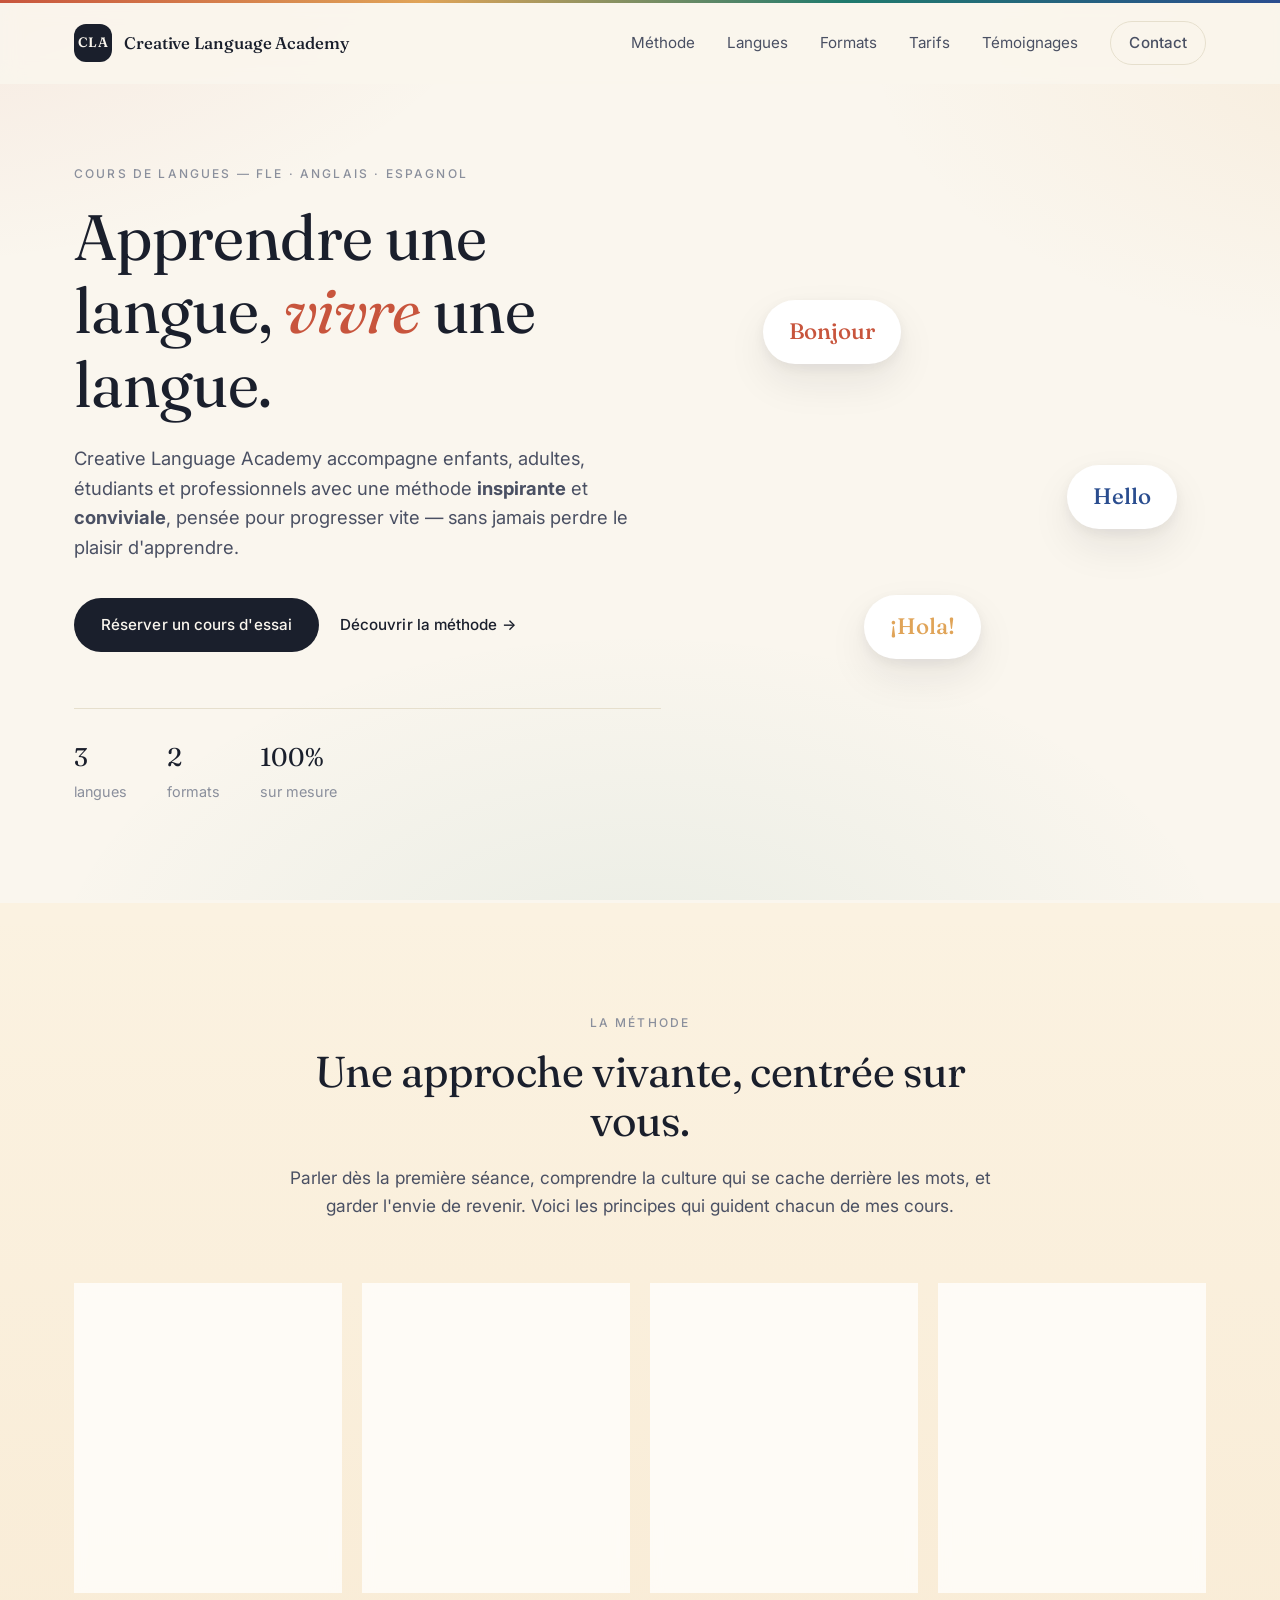
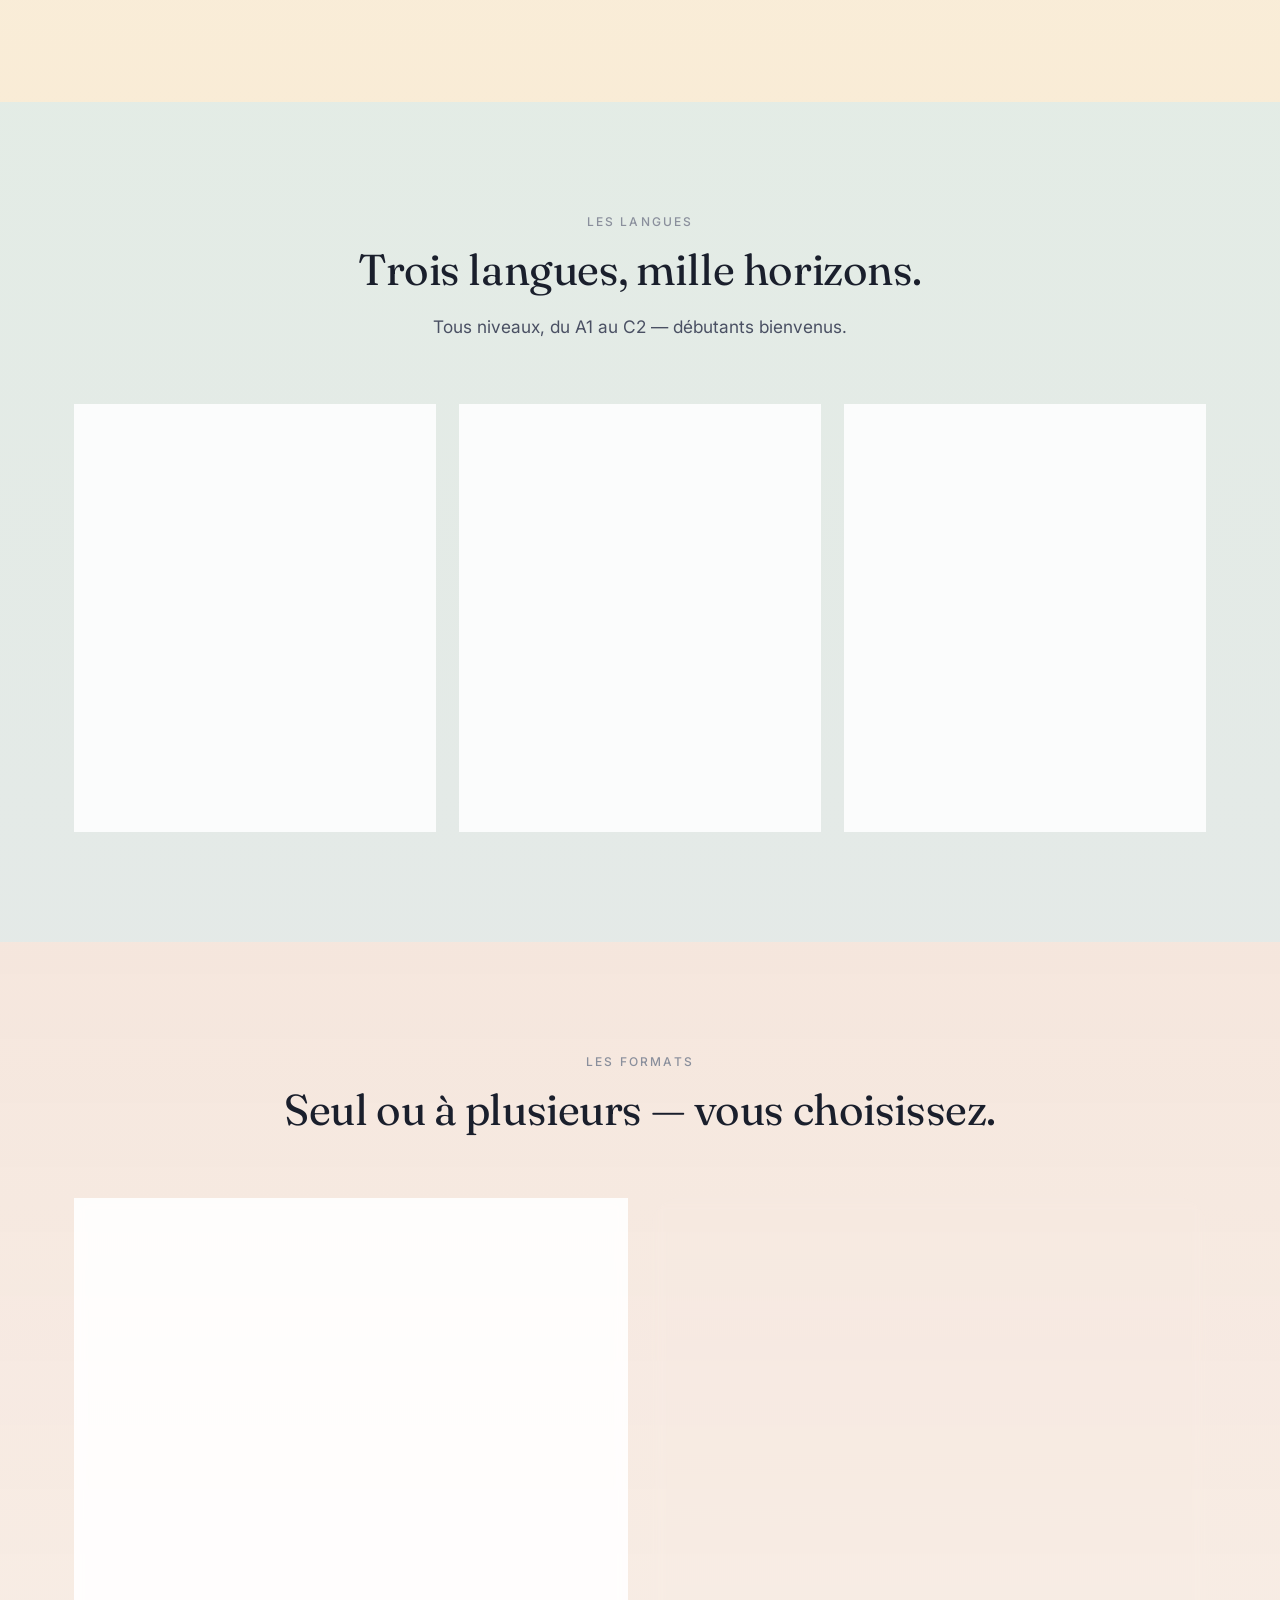
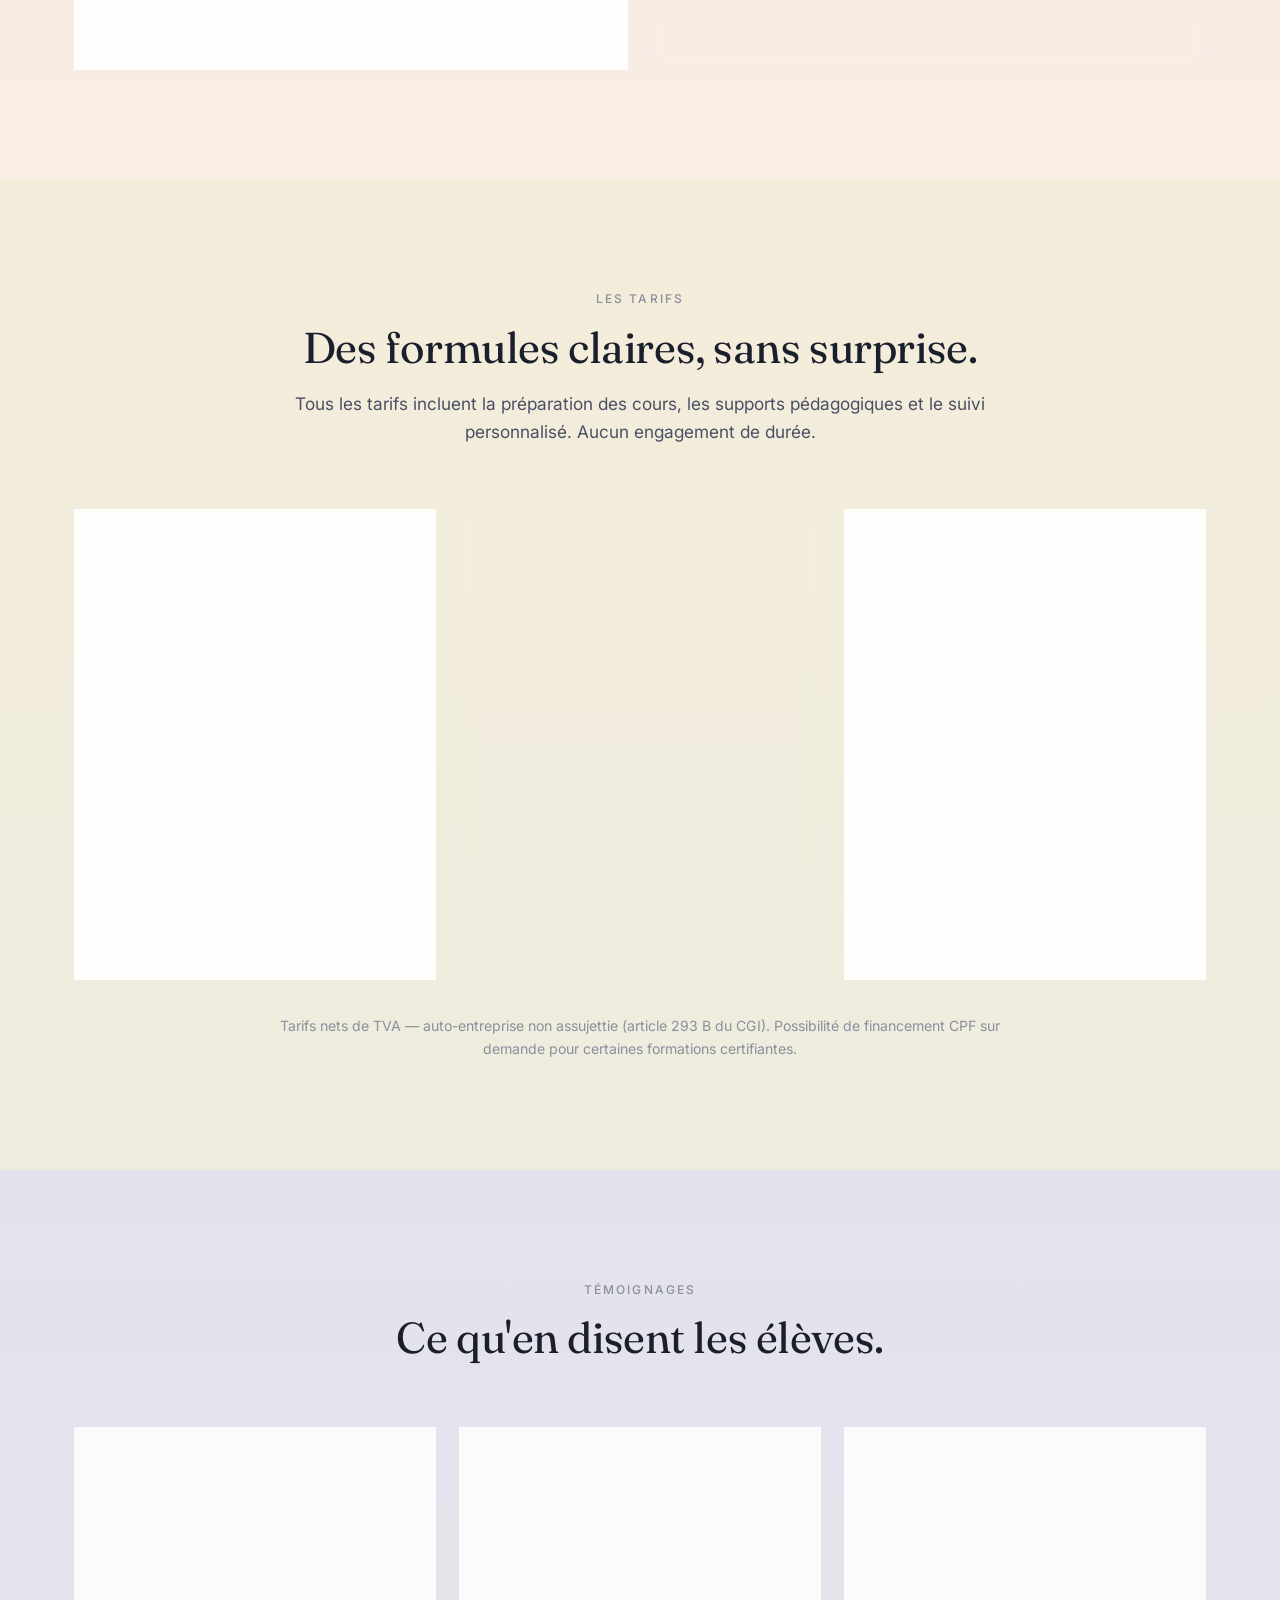
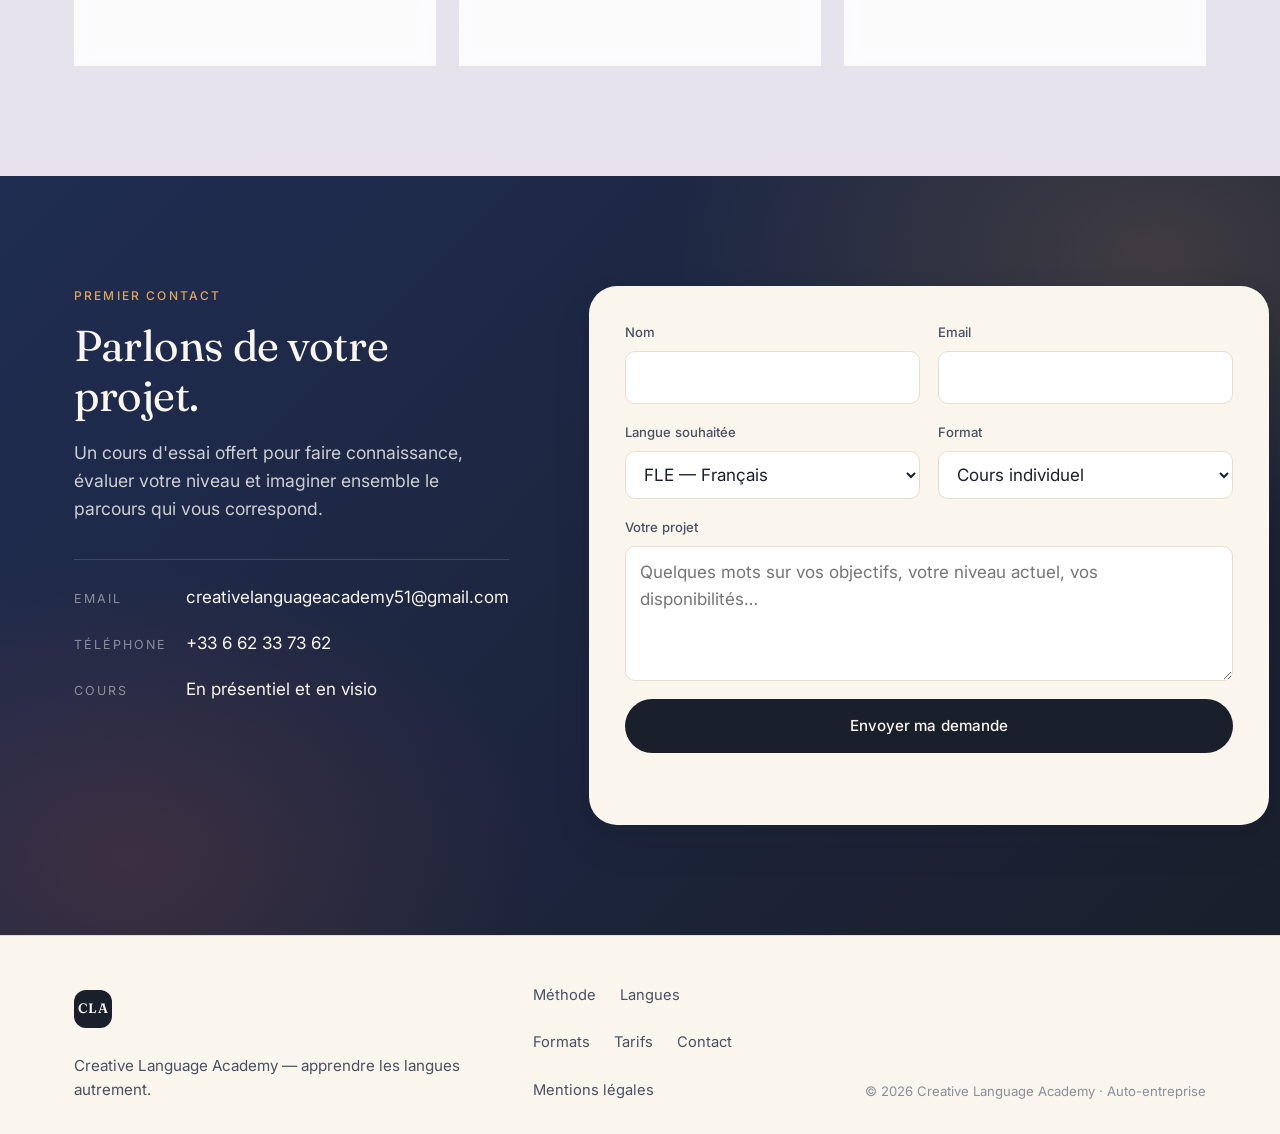
<file: index.html>
<!DOCTYPE html>
<html lang="fr">
<head>
  <meta charset="UTF-8" />
  <meta name="viewport" content="width=device-width, initial-scale=1.0" />
  <title>Creative Language Academy — Cours de FLE, anglais et espagnol</title>
  <meta name="description" content="Creative Language Academy — cours de FLE, anglais et espagnol en groupe ou en individuel. Une méthode inspirante, conviviale et personnalisée. Cours d'essai offert." />
  <meta name="author" content="Creative Language Academy" />
  <meta name="theme-color" content="#1a1f2c" />
  <link rel="canonical" href="https://chroug.github.io/creative-language-academy/" />

  <!-- Favicon -->
  <link rel="icon" type="image/svg+xml" href="favicon.svg" />

  <!-- Open Graph -->
  <meta property="og:type" content="website" />
  <meta property="og:locale" content="fr_FR" />
  <meta property="og:url" content="https://chroug.github.io/creative-language-academy/" />
  <meta property="og:title" content="Creative Language Academy — Apprendre une langue, vivre une langue." />
  <meta property="og:description" content="Cours de FLE, anglais et espagnol, en groupe ou en individuel. Une méthode inspirante, conviviale et personnalisée." />
  <meta property="og:image" content="https://chroug.github.io/creative-language-academy/og-image.svg" />
  <meta property="og:image:width" content="1200" />
  <meta property="og:image:height" content="630" />
  <meta property="og:site_name" content="Creative Language Academy" />

  <!-- Twitter Card -->
  <meta name="twitter:card" content="summary_large_image" />
  <meta name="twitter:title" content="Creative Language Academy — Apprendre une langue, vivre une langue." />
  <meta name="twitter:description" content="Cours de FLE, anglais et espagnol, en groupe ou en individuel. Méthode inspirante et conviviale." />
  <meta name="twitter:image" content="https://chroug.github.io/creative-language-academy/og-image.svg" />

  <!-- Schema.org JSON-LD -->
  <script type="application/ld+json">
  {
    "@context": "https://schema.org",
    "@type": "EducationalOrganization",
    "name": "Creative Language Academy",
    "description": "Cours de FLE, anglais et espagnol en groupe ou en individuel.",
    "url": "https://chroug.github.io/creative-language-academy/",
    "email": "creativelanguageacademy51@gmail.com",
    "areaServed": "FR",
    "knowsLanguage": ["fr", "en", "es"]
  }
  </script>

  <link rel="preconnect" href="https://fonts.googleapis.com" />
  <link rel="preconnect" href="https://fonts.gstatic.com" crossorigin />
  <link href="https://fonts.googleapis.com/css2?family=Fraunces:opsz,wght@9..144,400;9..144,500;9..144,600;9..144,700&family=Inter:wght@300;400;500;600;700&display=swap" rel="stylesheet" />
  <link rel="stylesheet" href="style.css" />
</head>
<body>
  <header class="site-header" id="top">
    <div class="container nav">
      <a href="#top" class="brand" aria-label="Creative Language Academy">
        <span class="brand-mark">CLA</span>
        <span class="brand-name">Creative Language Academy</span>
      </a>
      <nav class="nav-links" aria-label="Navigation principale">
        <a href="#methode">Méthode</a>
        <a href="#langues">Langues</a>
        <a href="#formats">Formats</a>
        <a href="#tarifs">Tarifs</a>
        <a href="#temoignages">Témoignages</a>
        <a href="#contact" class="btn btn-ghost">Contact</a>
      </nav>
      <button class="nav-toggle" aria-label="Ouvrir le menu" aria-expanded="false">
        <span></span><span></span><span></span>
      </button>
    </div>
  </header>

  <main>
    <section class="hero">
      <div class="container hero-grid">
        <div class="hero-text">
          <p class="eyebrow">Cours de langues — FLE · Anglais · Espagnol</p>
          <h1>Apprendre une langue, <em>vivre</em> une langue.</h1>
          <p class="lead">
            Creative Language Academy accompagne enfants, adultes, étudiants et professionnels
            avec une méthode <strong>inspirante</strong> et <strong>conviviale</strong>,
            pensée pour progresser vite — sans jamais perdre le plaisir d'apprendre.
          </p>
          <div class="hero-cta">
            <a href="#contact" class="btn btn-primary">Réserver un cours d'essai</a>
            <a href="#methode" class="btn btn-link">Découvrir la méthode →</a>
          </div>
          <ul class="hero-meta">
            <li><strong>3</strong> langues</li>
            <li><strong>2</strong> formats</li>
            <li><strong>100%</strong> sur mesure</li>
          </ul>
        </div>
        <div class="hero-visual" aria-hidden="true">
          <div class="badge badge-fr">Bonjour</div>
          <div class="badge badge-en">Hello</div>
          <div class="badge badge-es">¡Hola!</div>
        </div>
      </div>
    </section>

    <section id="methode" class="section">
      <div class="container">
        <header class="section-head">
          <p class="eyebrow">La méthode</p>
          <h2>Une approche vivante, centrée sur vous.</h2>
          <p class="section-sub">
            Parler dès la première séance, comprendre la culture qui se cache derrière
            les mots, et garder l'envie de revenir. Voici les principes qui guident
            chacun de mes cours.
          </p>
        </header>

        <div class="cards">
          <article class="card">
            <div class="card-icon" aria-hidden="true">✦</div>
            <h3>Conversation d'abord</h3>
            <p>L'oral est au cœur de chaque séance. Vous parlez, vous écoutez, vous osez — la grammaire vient soutenir, jamais bloquer.</p>
          </article>
          <article class="card">
            <div class="card-icon" aria-hidden="true">◇</div>
            <h3>Sur mesure</h3>
            <p>Vos objectifs, votre rythme, vos centres d'intérêt. Chaque parcours est construit autour de ce que vous voulez réellement accomplir.</p>
          </article>
          <article class="card">
            <div class="card-icon" aria-hidden="true">○</div>
            <h3>Convivial</h3>
            <p>Un cadre détendu où l'erreur fait partie du progrès. On apprend mieux quand on se sent bien — c'est aussi simple que ça.</p>
          </article>
          <article class="card">
            <div class="card-icon" aria-hidden="true">△</div>
            <h3>Culturel</h3>
            <p>Cinéma, musique, cuisine, actualité : la langue prend vie à travers la culture qui la fait vibrer.</p>
          </article>
        </div>
      </div>
    </section>

    <section id="langues" class="section section-alt">
      <div class="container">
        <header class="section-head">
          <p class="eyebrow">Les langues</p>
          <h2>Trois langues, mille horizons.</h2>
          <p class="section-sub">Tous niveaux, du A1 au C2 — débutants bienvenus.</p>
        </header>

        <div class="languages">
          <article class="language">
            <div class="language-flag" aria-hidden="true">
              <span class="dot dot-blue"></span><span class="dot dot-white"></span><span class="dot dot-red"></span>
            </div>
            <h3>FLE — Français Langue Étrangère</h3>
            <p>Pour vivre, étudier ou travailler en français. Préparation aux examens DELF / DALF / TCF, intégration culturelle, français professionnel.</p>
            <ul>
              <li>Tous niveaux — A1 à C2</li>
              <li>Préparation DELF / DALF / TCF</li>
              <li>Français professionnel et académique</li>
            </ul>
          </article>
          <article class="language">
            <div class="language-flag" aria-hidden="true">
              <span class="dot dot-navy"></span><span class="dot dot-white"></span><span class="dot dot-red"></span>
            </div>
            <h3>Anglais</h3>
            <p>De la conversation quotidienne à l'anglais des affaires. Préparer un voyage, un entretien, une présentation — ou tout simplement reprendre confiance.</p>
            <ul>
              <li>Anglais général, voyage et professionnel</li>
              <li>Prise de parole et fluidité</li>
              <li>Préparation TOEIC / Cambridge</li>
            </ul>
          </article>
          <article class="language">
            <div class="language-flag" aria-hidden="true">
              <span class="dot dot-red"></span><span class="dot dot-yellow"></span><span class="dot dot-red"></span>
            </div>
            <h3>Espagnol</h3>
            <p>D'Espagne ou d'Amérique latine, l'espagnol s'apprend avec énergie. Cours dynamiques, immersion culturelle et progression rapide à l'oral.</p>
            <ul>
              <li>Espagnol d'Espagne et latino-américain</li>
              <li>Préparation DELE</li>
              <li>Voyages, études, expatriation</li>
            </ul>
          </article>
        </div>
      </div>
    </section>

    <section id="formats" class="section">
      <div class="container">
        <header class="section-head">
          <p class="eyebrow">Les formats</p>
          <h2>Seul ou à plusieurs — vous choisissez.</h2>
        </header>

        <div class="formats">
          <article class="format">
            <p class="format-tag">Format 1</p>
            <h3>Cours individuel</h3>
            <p class="format-lead">Un accompagnement entièrement personnalisé, à votre rythme.</p>
            <ul>
              <li>Programme construit autour de vos objectifs</li>
              <li>Horaires flexibles, en présentiel ou en visio</li>
              <li>Progression rapide et suivi régulier</li>
              <li>Idéal pour préparer un examen ou un projet précis</li>
            </ul>
            <a href="#contact" class="btn btn-outline">Demander un devis</a>
          </article>
          <article class="format format-feature">
            <p class="format-tag">Format 2</p>
            <h3>Cours en petit groupe</h3>
            <p class="format-lead">L'émulation du collectif, la richesse des échanges, un tarif accessible.</p>
            <ul>
              <li>Groupes de 3 à 6 personnes maximum</li>
              <li>Niveaux homogènes pour progresser ensemble</li>
              <li>Ambiance conviviale et bienveillante</li>
              <li>Sessions thématiques régulières</li>
            </ul>
            <a href="#contact" class="btn btn-primary">Rejoindre un groupe</a>
          </article>
        </div>
      </div>
    </section>

    <section id="tarifs" class="section">
      <div class="container">
        <header class="section-head">
          <p class="eyebrow">Les tarifs</p>
          <h2>Des formules claires, sans surprise.</h2>
          <p class="section-sub">
            Tous les tarifs incluent la préparation des cours, les supports pédagogiques
            et le suivi personnalisé. Aucun engagement de durée.
          </p>
        </header>

        <div class="pricing">
          <article class="price">
            <p class="price-tag">Découverte</p>
            <p class="price-amount"><span class="price-currency">Offert</span></p>
            <p class="price-lead">Un premier cours pour faire connaissance, évaluer votre niveau et définir vos objectifs.</p>
            <ul>
              <li>Durée : 30 minutes</li>
              <li>En visio</li>
              <li>Sans engagement</li>
            </ul>
            <a href="#contact" class="btn btn-outline">Réserver</a>
          </article>

          <article class="price price-feature">
            <p class="price-tag">Cours individuel</p>
            <p class="price-amount">à partir de <span class="price-currency">35&nbsp;€</span><span class="price-unit"> / heure</span></p>
            <p class="price-lead">Un parcours sur mesure, à votre rythme, avec un suivi personnalisé.</p>
            <ul>
              <li>Visio ou présentiel</li>
              <li>Programme sur mesure</li>
              <li>Forfaits 10 h et 20 h dégressifs</li>
              <li>Préparation aux examens incluse</li>
            </ul>
            <a href="#contact" class="btn btn-primary">Demander un devis</a>
          </article>

          <article class="price">
            <p class="price-tag">Cours en groupe</p>
            <p class="price-amount">à partir de <span class="price-currency">22&nbsp;€</span><span class="price-unit"> / heure</span></p>
            <p class="price-lead">L'ambiance du collectif, à un tarif accessible. Petits groupes de 3 à 6.</p>
            <ul>
              <li>Niveaux homogènes</li>
              <li>Sessions hebdomadaires</li>
              <li>Tarif par personne</li>
            </ul>
            <a href="#contact" class="btn btn-outline">Rejoindre</a>
          </article>
        </div>

        <p class="pricing-note">
          Tarifs nets de TVA — auto-entreprise non assujettie (article 293 B du CGI).
          Possibilité de financement CPF sur demande pour certaines formations certifiantes.
        </p>
      </div>
    </section>

    <section id="temoignages" class="section section-alt">
      <div class="container">
        <header class="section-head">
          <p class="eyebrow">Témoignages</p>
          <h2>Ce qu'en disent les élèves.</h2>
        </header>

        <div class="testimonials">
          <figure class="testimonial">
            <blockquote>« J'ai enfin osé parler anglais en réunion. La méthode est progressive, jamais stressante — c'est exactement ce qu'il me fallait. »</blockquote>
            <figcaption>— Kamir, cadre commerciale</figcaption>
          </figure>
          <figure class="testimonial">
            <blockquote>« Les cours d'espagnol sont un vrai moment de plaisir dans ma semaine. On rit, on apprend, on voyage sans bouger. »</blockquote>
            <figcaption>— Théo, étudiant</figcaption>
          </figure>
          <figure class="testimonial">
            <blockquote>« I passed my DELF B2 with confidence. The lessons were tailored to my needs and the atmosphere was always welcoming. »</blockquote>
            <figcaption>— Sarah, expatriée</figcaption>
          </figure>
        </div>
      </div>
    </section>

    <section id="contact" class="section section-contact">
      <div class="container contact-grid">
        <div class="contact-text">
          <p class="eyebrow">Premier contact</p>
          <h2>Parlons de votre projet.</h2>
          <p class="lead">
            Un cours d'essai offert pour faire connaissance, évaluer votre niveau
            et imaginer ensemble le parcours qui vous correspond.
          </p>
          <ul class="contact-info">
            <li><span>Email</span><a href="mailto:creativelanguageacademy51@gmail.com">creativelanguageacademy51@gmail.com</a></li>
            <li><span>Téléphone</span><a href="tel:+33762337362">+33 6 62 33 73 62</a></li>
            <li><span>Cours</span>En présentiel et en visio</li>
          </ul>
        </div>
        <form class="contact-form" novalidate action="https://formspree.io/f/xaqvbnbk" method="POST">
          <div class="field">
            <label for="name">Nom</label>
            <input type="text" id="name" name="name" required autocomplete="name" />
          </div>
          <div class="field">
            <label for="email">Email</label>
            <input type="email" id="email" name="email" required autocomplete="email" />
          </div>
          <div class="field">
            <label for="language">Langue souhaitée</label>
            <select id="language" name="language">
              <option>FLE — Français</option>
              <option>Anglais</option>
              <option>Espagnol</option>
              <option>Je ne sais pas encore</option>
            </select>
          </div>
          <div class="field">
            <label for="format">Format</label>
            <select id="format" name="format">
              <option>Cours individuel</option>
              <option>Cours en petit groupe</option>
              <option>À définir ensemble</option>
            </select>
          </div>
          <div class="field field-full">
            <label for="message">Votre projet</label>
            <textarea id="message" name="message" rows="4" placeholder="Quelques mots sur vos objectifs, votre niveau actuel, vos disponibilités…"></textarea>
          </div>
          <button type="submit" class="btn btn-primary btn-block">Envoyer ma demande</button>
          <p class="form-note" role="status" aria-live="polite"></p>
        </form>
      </div>
    </section>
  </main>

  <footer class="site-footer">
    <div class="container footer-grid">
      <div>
        <p class="brand-mark">CLA</p>
        <p class="footer-tagline">Creative Language Academy — apprendre les langues autrement.</p>
      </div>
      <nav aria-label="Pied de page">
        <a href="#methode">Méthode</a>
        <a href="#langues">Langues</a>
        <a href="#formats">Formats</a>
        <a href="#tarifs">Tarifs</a>
        <a href="#contact">Contact</a>
        <a href="mentions-legales.html">Mentions légales</a>
      </nav>
      <p class="footer-legal">© <span id="year"></span> Creative Language Academy · Auto-entreprise</p>
    </div>
  </footer>

  <script src="script.js"></script>
</body>
</html>
</file>
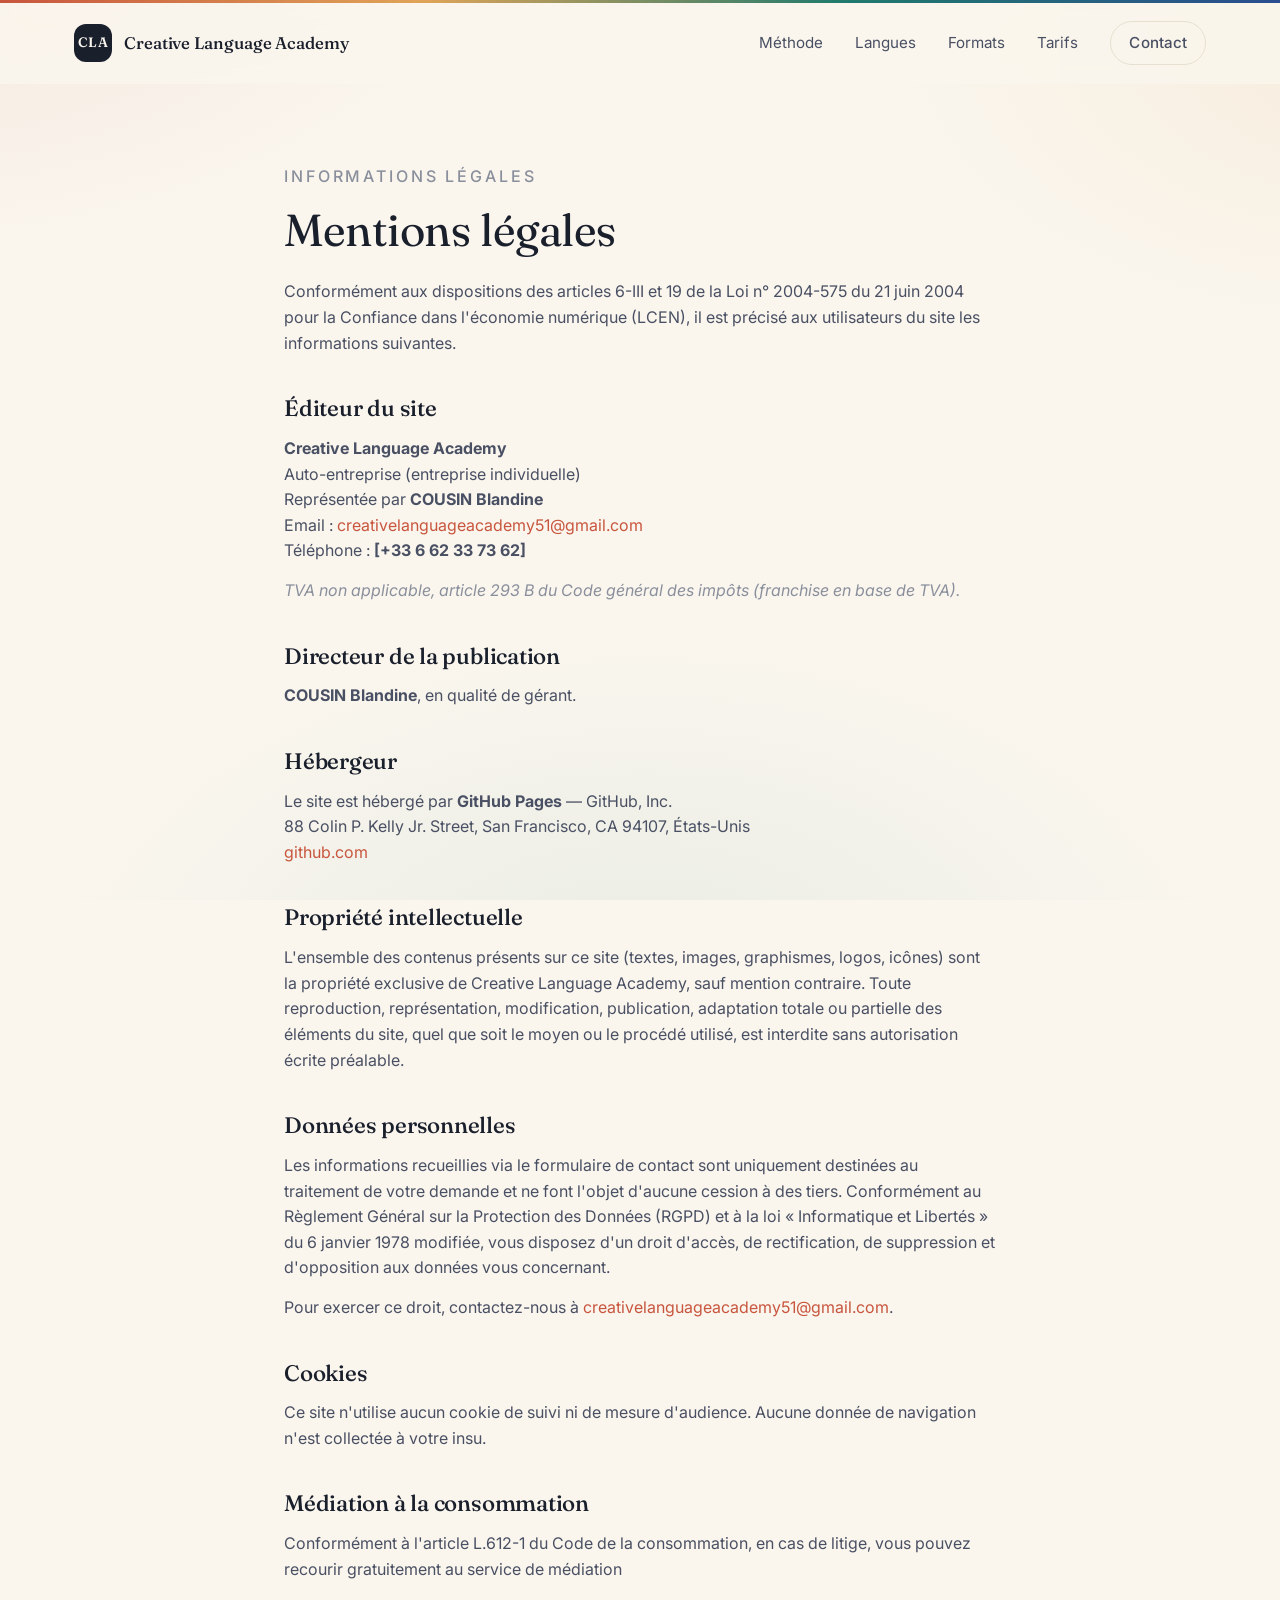
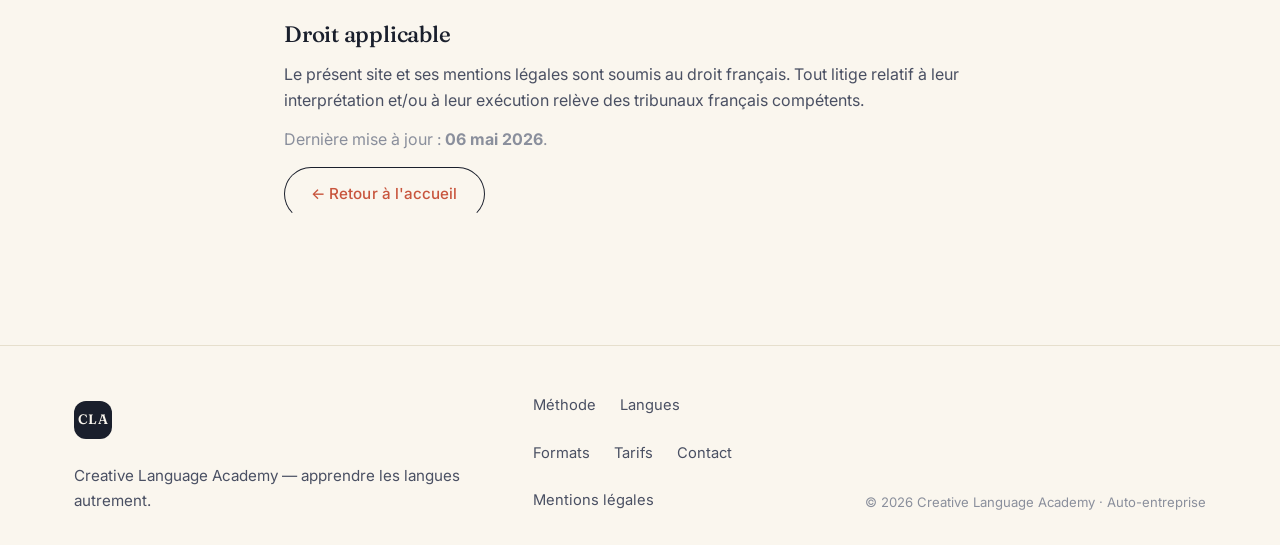
<file: mentions-legales.html>
<!DOCTYPE html>
<html lang="fr">
<head>
  <meta charset="UTF-8" />
  <meta name="viewport" content="width=device-width, initial-scale=1.0" />
  <title>Mentions légales — Creative Language Academy</title>
  <meta name="description" content="Mentions légales du site Creative Language Academy." />
  <meta name="robots" content="noindex, follow" />
  <link rel="icon" type="image/svg+xml" href="favicon.svg" />
  <link rel="preconnect" href="https://fonts.googleapis.com" />
  <link rel="preconnect" href="https://fonts.gstatic.com" crossorigin />
  <link href="https://fonts.googleapis.com/css2?family=Fraunces:opsz,wght@9..144,400;9..144,500;9..144,600;9..144,700&family=Inter:wght@300;400;500;600;700&display=swap" rel="stylesheet" />
  <link rel="stylesheet" href="style.css" />
</head>
<body>
  <header class="site-header">
    <div class="container nav">
      <a href="index.html" class="brand">
        <span class="brand-mark">CLA</span>
        <span class="brand-name">Creative Language Academy</span>
      </a>
      <nav class="nav-links" aria-label="Navigation principale">
        <a href="index.html#methode">Méthode</a>
        <a href="index.html#langues">Langues</a>
        <a href="index.html#formats">Formats</a>
        <a href="index.html#tarifs">Tarifs</a>
        <a href="index.html#contact" class="btn btn-ghost">Contact</a>
      </nav>
    </div>
  </header>

  <main>
    <section class="section legal">
      <div class="container container-narrow">
        <p class="eyebrow">Informations légales</p>
        <h1>Mentions légales</h1>
        <p class="legal-intro">
          Conformément aux dispositions des articles 6-III et 19 de la Loi n° 2004-575
          du 21 juin 2004 pour la Confiance dans l'économie numérique (LCEN), il est
          précisé aux utilisateurs du site les informations suivantes.
        </p>

        <h2>Éditeur du site</h2>
        <p>
          <strong>Creative Language Academy</strong><br />
          Auto-entreprise (entreprise individuelle)<br />
          Représentée par <strong>COUSIN Blandine</strong><br />
          Email : <a href="mailto:creativelanguageacademy51@gmail.com">creativelanguageacademy51@gmail.com</a><br />
          Téléphone : <strong>[+33 6 62 33 73 62]</strong>
        </p>
        <p class="legal-note">
          TVA non applicable, article 293 B du Code général des impôts (franchise en base de TVA).
        </p>

        <h2>Directeur de la publication</h2>
        <p><strong>COUSIN Blandine</strong>, en qualité de gérant.</p>

        <h2>Hébergeur</h2>
        <p>
          Le site est hébergé par <strong>GitHub Pages</strong> — GitHub, Inc.<br />
          88 Colin P. Kelly Jr. Street, San Francisco, CA 94107, États-Unis<br />
          <a href="https://github.com" target="_blank" rel="noopener noreferrer">github.com</a>
        </p>

        <h2>Propriété intellectuelle</h2>
        <p>
          L'ensemble des contenus présents sur ce site (textes, images, graphismes, logos,
          icônes) sont la propriété exclusive de Creative Language Academy, sauf mention
          contraire. Toute reproduction, représentation, modification, publication,
          adaptation totale ou partielle des éléments du site, quel que soit le moyen ou
          le procédé utilisé, est interdite sans autorisation écrite préalable.
        </p>

        <h2>Données personnelles</h2>
        <p>
          Les informations recueillies via le formulaire de contact sont uniquement
          destinées au traitement de votre demande et ne font l'objet d'aucune cession à
          des tiers. Conformément au Règlement Général sur la Protection des Données
          (RGPD) et à la loi « Informatique et Libertés » du 6 janvier 1978 modifiée,
          vous disposez d'un droit d'accès, de rectification, de suppression et
          d'opposition aux données vous concernant.
        </p>
        <p>
          Pour exercer ce droit, contactez-nous à
          <a href="mailto:creativelanguageacademy51@gmail.com">creativelanguageacademy51@gmail.com</a>.
        </p>

        <h2>Cookies</h2>
        <p>
          Ce site n'utilise aucun cookie de suivi ni de mesure d'audience. Aucune donnée
          de navigation n'est collectée à votre insu.
        </p>

        <h2>Médiation à la consommation</h2>
        <p>
          Conformément à l'article L.612-1 du Code de la consommation, en cas de litige,
          vous pouvez recourir gratuitement au service de médiation
        </p>

        <h2>Droit applicable</h2>
        <p>
          Le présent site et ses mentions légales sont soumis au droit français. Tout
          litige relatif à leur interprétation et/ou à leur exécution relève des
          tribunaux français compétents.
        </p>

        <p class="legal-update">Dernière mise à jour : <strong>06 mai 2026</strong>.</p>

        <p class="legal-back">
          <a href="index.html" class="btn btn-outline">← Retour à l'accueil</a>
        </p>
      </div>
    </section>
  </main>

  <footer class="site-footer">
    <div class="container footer-grid">
      <div>
        <p class="brand-mark">CLA</p>
        <p class="footer-tagline">Creative Language Academy — apprendre les langues autrement.</p>
      </div>
      <nav aria-label="Pied de page">
        <a href="index.html#methode">Méthode</a>
        <a href="index.html#langues">Langues</a>
        <a href="index.html#formats">Formats</a>
        <a href="index.html#tarifs">Tarifs</a>
        <a href="index.html#contact">Contact</a>
        <a href="mentions-legales.html">Mentions légales</a>
      </nav>
      <p class="footer-legal">© 2026 Creative Language Academy · Auto-entreprise</p>
    </div>
  </footer>
</body>
</html>
</file>
<file: style.css>
/* ---------- Tokens ---------- */
:root {
  --bg: #faf6ee;
  --bg-alt: #f1ebdc;
  --ink: #1a1f2c;
  --ink-soft: #4a5063;
  --muted: #8a8f9c;
  --line: #e6dfcd;

  /* Multicultural accent palette */
  --terracotta: #c8553d;       /* Méditerranée, FLE */
  --terracotta-soft: #f4d5cd;
  --indigo: #2a4d8f;           /* Profondeur, anglais */
  --indigo-soft: #d6dff0;
  --saffron: #e0a458;          /* Chaleur, espagnol */
  --saffron-soft: #f7e3c4;
  --jade: #1f7a6d;             /* Ouverture, monde */
  --jade-soft: #cfe6e1;
  --plum: #6b3d6b;              /* Nuance, culture */

  /* Aliases pour compat */
  --accent: var(--terracotta);
  --accent-soft: var(--terracotta-soft);
  --accent-ink: #8a3424;
  --gold: var(--saffron);
  --teal: var(--jade);
  --radius: 14px;
  --radius-lg: 28px;
  --shadow-sm: 0 1px 2px rgba(26, 31, 44, 0.04), 0 4px 16px rgba(26, 31, 44, 0.04);
  --shadow-md: 0 4px 12px rgba(26, 31, 44, 0.06), 0 18px 40px rgba(26, 31, 44, 0.08);
  --max: 1180px;
  --serif: "Fraunces", Georgia, "Times New Roman", serif;
  --sans: "Inter", -apple-system, BlinkMacSystemFont, "Segoe UI", Roboto, sans-serif;
}

/* ---------- Reset ---------- */
*,
*::before,
*::after {
  box-sizing: border-box;
}
html {
  scroll-behavior: smooth;
}
body {
  margin: 0;
  font-family: var(--sans);
  font-size: 17px;
  line-height: 1.6;
  color: var(--ink);
  background: var(--bg);
  background-image:
    radial-gradient(1100px 600px at -10% -10%, rgba(200, 85, 61, 0.10), transparent 60%),
    radial-gradient(900px 500px at 110% 5%, rgba(224, 164, 88, 0.12), transparent 60%),
    radial-gradient(1000px 600px at 50% 110%, rgba(31, 122, 109, 0.08), transparent 60%);
  background-attachment: fixed;
  -webkit-font-smoothing: antialiased;
  -moz-osx-font-smoothing: grayscale;
}
img {
  max-width: 100%;
  display: block;
}
a {
  color: inherit;
  text-decoration: none;
}
button {
  font: inherit;
  cursor: pointer;
  border: none;
  background: none;
  color: inherit;
}
ul {
  list-style: none;
  padding: 0;
  margin: 0;
}
h1,
h2,
h3 {
  font-family: var(--serif);
  font-weight: 500;
  letter-spacing: -0.01em;
  line-height: 1.15;
  margin: 0;
}
h1 {
  font-size: clamp(2.4rem, 5.2vw, 4rem);
  font-weight: 400;
}
h1 em {
  font-style: italic;
  color: var(--accent);
}
h2 {
  font-size: clamp(1.9rem, 3.6vw, 2.7rem);
  font-weight: 400;
}
h3 {
  font-size: 1.25rem;
  font-weight: 600;
}
p {
  margin: 0 0 1em;
  color: var(--ink-soft);
}
.container {
  width: 100%;
  max-width: var(--max);
  margin: 0 auto;
  padding: 0 24px;
}

/* ---------- Header / Nav ---------- */
.site-header {
  position: sticky;
  top: 0;
  z-index: 50;
  background: rgba(250, 246, 238, 0.85);
  backdrop-filter: saturate(140%) blur(10px);
  border-bottom: 1px solid transparent;
  transition: border-color 0.2s ease;
}
.site-header::before {
  content: "";
  display: block;
  height: 3px;
  background: linear-gradient(
    90deg,
    var(--terracotta) 0%,
    var(--saffron) 33%,
    var(--jade) 66%,
    var(--indigo) 100%
  );
}
.site-header.scrolled {
  border-bottom-color: var(--line);
}
.nav {
  display: flex;
  align-items: center;
  justify-content: space-between;
  padding: 18px 24px;
}
.brand {
  display: flex;
  align-items: center;
  gap: 12px;
  font-family: var(--serif);
}
.brand-mark {
  display: inline-flex;
  align-items: center;
  justify-content: center;
  width: 38px;
  height: 38px;
  border-radius: 12px;
  background: var(--ink);
  color: var(--bg);
  font-weight: 600;
  font-family: var(--serif);
  letter-spacing: 0.04em;
  font-size: 0.85rem;
}
.brand-name {
  font-size: 1.05rem;
  font-weight: 500;
  letter-spacing: -0.005em;
}
.nav-links {
  display: flex;
  align-items: center;
  gap: 32px;
}
.nav-links a {
  font-size: 0.95rem;
  color: var(--ink-soft);
  transition: color 0.15s ease;
}
.nav-links a:hover {
  color: var(--ink);
}
.nav-toggle {
  display: none;
  flex-direction: column;
  justify-content: space-between;
  width: 28px;
  height: 20px;
  padding: 0;
}
.nav-toggle span {
  display: block;
  height: 2px;
  background: var(--ink);
  border-radius: 2px;
  transition: transform 0.2s ease, opacity 0.2s ease;
}

/* ---------- Buttons ---------- */
.btn {
  display: inline-flex;
  align-items: center;
  justify-content: center;
  gap: 8px;
  padding: 14px 26px;
  border-radius: 999px;
  font-weight: 500;
  font-size: 0.95rem;
  letter-spacing: 0.005em;
  transition: transform 0.15s ease, background 0.2s ease, color 0.2s ease,
    box-shadow 0.2s ease, border-color 0.2s ease;
  border: 1px solid transparent;
  white-space: nowrap;
}
.btn-primary {
  background: var(--ink);
  color: var(--bg);
}
.btn-primary:hover {
  background: var(--accent);
  transform: translateY(-1px);
}
.btn-outline {
  border-color: var(--ink);
  color: var(--ink);
}
.btn-outline:hover {
  background: var(--ink);
  color: var(--bg);
}
.btn-ghost {
  padding: 9px 18px;
  border: 1px solid var(--line);
  border-radius: 999px;
  background: transparent;
}
.btn-ghost:hover {
  background: var(--ink);
  color: var(--bg);
  border-color: var(--ink);
}
.btn-link {
  padding: 14px 8px;
  color: var(--ink);
  font-weight: 500;
}
.btn-link:hover {
  color: var(--accent);
}
.btn-block {
  width: 100%;
}

/* ---------- Hero ---------- */
.hero {
  padding: 80px 0 100px;
  position: relative;
  overflow: hidden;
}
.hero-grid {
  display: grid;
  grid-template-columns: 1.1fr 0.9fr;
  gap: 64px;
  align-items: center;
}
.eyebrow {
  text-transform: uppercase;
  letter-spacing: 0.18em;
  font-size: 0.75rem;
  color: var(--muted);
  margin: 0 0 16px;
  font-weight: 500;
}
.hero-text .lead {
  font-size: 1.15rem;
  max-width: 50ch;
  margin: 24px 0 36px;
}
.hero-cta {
  display: flex;
  flex-wrap: wrap;
  align-items: center;
  gap: 12px;
}
.hero-meta {
  display: flex;
  gap: 40px;
  margin-top: 56px;
  padding-top: 28px;
  border-top: 1px solid var(--line);
}
.hero-meta li {
  font-size: 0.9rem;
  color: var(--muted);
  display: flex;
  flex-direction: column;
}
.hero-meta strong {
  font-family: var(--serif);
  font-size: 1.6rem;
  font-weight: 400;
  color: var(--ink);
  margin-bottom: 2px;
}

.hero-visual {
  position: relative;
  aspect-ratio: 1;
  width: 100%;
  max-width: 460px;
  margin: 0 auto;
}
.orb {
  position: absolute;
  inset: 10%;
  border-radius: 50%;
  background:
    radial-gradient(circle at 25% 30%, var(--terracotta-soft) 0%, transparent 55%),
    radial-gradient(circle at 75% 35%, var(--indigo-soft) 0%, transparent 55%),
    radial-gradient(circle at 50% 80%, var(--saffron-soft) 0%, transparent 60%),
    var(--bg-alt);
  filter: blur(1px);
}
.badge {
  position: absolute;
  padding: clamp(10px, 1.4vw, 14px) clamp(18px, 2.4vw, 26px);
  border-radius: 999px;
  background: #fff;
  font-family: var(--serif);
  font-size: clamp(1.05rem, 1.8vw, 1.4rem);
  font-weight: 500;
  box-shadow: var(--shadow-md);
  animation: float 6s ease-in-out infinite;
  white-space: nowrap;
}
.badge-fr {
  top: 10%;
  left: 6%;
  color: var(--terracotta);
  animation-delay: 0s;
}
.badge-en {
  top: 46%;
  right: 4%;
  color: var(--indigo);
  animation-delay: 1.5s;
}
.badge-es {
  bottom: 12%;
  left: 28%;
  color: var(--saffron);
  animation-delay: 3s;
}
@keyframes float {
  0%, 100% { transform: translateY(0); }
  50% { transform: translateY(-10px); }
}

/* ---------- Sections ---------- */
.section {
  padding: 110px 0;
  position: relative;
}
.section-alt {
  background: var(--bg-alt);
}

/* Teintes culturelles par section */
#methode {
  background:
    linear-gradient(180deg, transparent, rgba(224, 164, 88, 0.08) 100%),
    #fbf2e1;
}
#langues {
  background:
    linear-gradient(180deg, rgba(31, 122, 109, 0.05), rgba(42, 77, 143, 0.05)),
    #eef2ec;
}
#formats {
  background:
    linear-gradient(180deg, rgba(200, 85, 61, 0.05), transparent),
    #f8eee6;
}
#temoignages {
  background:
    linear-gradient(180deg, rgba(42, 77, 143, 0.06), rgba(107, 61, 107, 0.05)),
    #eeecf3;
}
.section-head {
  max-width: 720px;
  margin: 0 auto 64px;
  text-align: center;
}
.section-head .eyebrow {
  margin-bottom: 14px;
}
.section-sub {
  margin-top: 18px;
  font-size: 1.08rem;
}

/* ---------- Cards (méthode) ---------- */
.cards {
  display: grid;
  grid-template-columns: repeat(4, 1fr);
  gap: 20px;
}
.card {
  background: rgba(255, 255, 255, 0.75);
  backdrop-filter: blur(6px);
  border: 1px solid rgba(255, 255, 255, 0.6);
  border-radius: var(--radius);
  padding: 32px 28px;
  transition: transform 0.2s ease, box-shadow 0.2s ease, border-color 0.2s ease;
}
.card:hover {
  transform: translateY(-4px);
  border-color: transparent;
  box-shadow: var(--shadow-md);
}
.card-icon {
  width: 44px;
  height: 44px;
  border-radius: 12px;
  background: var(--accent-soft);
  color: var(--accent);
  display: grid;
  place-items: center;
  font-size: 1.2rem;
  margin-bottom: 20px;
}
.card:nth-child(1) .card-icon { background: var(--terracotta-soft); color: var(--terracotta); }
.card:nth-child(2) .card-icon { background: var(--indigo-soft);     color: var(--indigo); }
.card:nth-child(3) .card-icon { background: var(--jade-soft);       color: var(--jade); }
.card:nth-child(4) .card-icon { background: var(--saffron-soft);    color: #a86a1f; }
.card h3 {
  margin-bottom: 10px;
}
.card p {
  font-size: 0.95rem;
  margin: 0;
}

/* ---------- Languages ---------- */
.languages {
  display: grid;
  grid-template-columns: repeat(3, 1fr);
  gap: 24px;
}
.language {
  background: rgba(255, 255, 255, 0.85);
  backdrop-filter: blur(6px);
  border-radius: var(--radius);
  padding: 36px 32px;
  border: 1px solid rgba(255, 255, 255, 0.7);
  transition: transform 0.2s ease, box-shadow 0.2s ease;
}
.language:hover {
  transform: translateY(-4px);
  box-shadow: var(--shadow-md);
}
.language-flag {
  display: flex;
  gap: 6px;
  margin-bottom: 22px;
}
.dot {
  width: 14px;
  height: 14px;
  border-radius: 50%;
  border: 1px solid rgba(0, 0, 0, 0.06);
}
.dot-blue { background: #1f3a8a; }
.dot-white { background: #ffffff; }
.dot-red { background: #c8553d; }
.dot-navy { background: #0a2351; }
.dot-yellow { background: #f4c430; }
.language h3 {
  margin-bottom: 10px;
  font-size: 1.3rem;
}
.language ul {
  margin-top: 18px;
  padding-top: 18px;
  border-top: 1px solid var(--line);
  display: grid;
  gap: 8px;
}
.language li {
  font-size: 0.92rem;
  color: var(--ink-soft);
  position: relative;
  padding-left: 18px;
}
.language li::before {
  content: "";
  position: absolute;
  left: 0;
  top: 10px;
  width: 8px;
  height: 1px;
  background: var(--accent);
}
.language { position: relative; overflow: hidden; }
.language::before {
  content: "";
  position: absolute;
  top: 0; left: 0; right: 0;
  height: 4px;
  background: var(--terracotta);
}
.languages .language:nth-child(1)::before { background: linear-gradient(90deg, var(--indigo), var(--terracotta)); }
.languages .language:nth-child(2)::before { background: linear-gradient(90deg, var(--indigo), var(--jade)); }
.languages .language:nth-child(3)::before { background: linear-gradient(90deg, var(--terracotta), var(--saffron)); }
.languages .language:nth-child(1) li::before { background: var(--terracotta); }
.languages .language:nth-child(2) li::before { background: var(--indigo); }
.languages .language:nth-child(3) li::before { background: var(--saffron); }

/* ---------- Formats ---------- */
.formats {
  display: grid;
  grid-template-columns: 1fr 1fr;
  gap: 24px;
}
.format {
  background: rgba(255, 255, 255, 0.9);
  backdrop-filter: blur(6px);
  border: 1px solid rgba(255, 255, 255, 0.7);
  border-radius: var(--radius-lg);
  padding: 44px 40px;
  display: flex;
  flex-direction: column;
  gap: 16px;
}
.format-feature {
  background: var(--ink);
  color: var(--bg);
  border-color: var(--ink);
}
.format-feature p,
.format-feature li {
  color: rgba(250, 247, 242, 0.85);
}
.format-feature .format-tag {
  color: var(--gold);
}
.format-tag {
  text-transform: uppercase;
  letter-spacing: 0.18em;
  font-size: 0.72rem;
  color: var(--muted);
  margin: 0;
  font-weight: 500;
}
.format h3 {
  font-size: 1.7rem;
  margin: 0;
}
.format-lead {
  font-size: 1.05rem;
  margin: 0 0 8px;
}
.format ul {
  display: grid;
  gap: 10px;
  margin: 4px 0 8px;
}
.format li {
  font-size: 0.95rem;
  padding-left: 22px;
  position: relative;
}
.format li::before {
  content: "✓";
  position: absolute;
  left: 0;
  color: var(--accent);
  font-weight: 600;
}
.format-feature li::before {
  color: var(--gold);
}
.format .btn {
  align-self: flex-start;
  margin-top: 12px;
}
.format-feature .btn-primary {
  background: var(--bg);
  color: var(--ink);
}
.format-feature .btn-primary:hover {
  background: var(--accent);
  color: var(--bg);
}

/* ---------- Tarifs ---------- */
#tarifs {
  background:
    linear-gradient(180deg, rgba(224, 164, 88, 0.06), rgba(31, 122, 109, 0.04)),
    #f6f1e3;
}
.pricing {
  display: grid;
  grid-template-columns: repeat(3, 1fr);
  gap: 24px;
  align-items: stretch;
}
.price {
  background: rgba(255, 255, 255, 0.9);
  backdrop-filter: blur(6px);
  border: 1px solid rgba(255, 255, 255, 0.7);
  border-radius: var(--radius-lg);
  padding: 36px 32px;
  display: flex;
  flex-direction: column;
  gap: 14px;
  transition: transform 0.2s ease, box-shadow 0.2s ease;
}
.price:hover {
  transform: translateY(-4px);
  box-shadow: var(--shadow-md);
}
.price-feature {
  background: var(--ink);
  color: var(--bg);
  border-color: var(--ink);
  position: relative;
  transform: translateY(-8px);
}
.price-feature:hover {
  transform: translateY(-12px);
}
.price-feature::before {
  content: "Le plus demandé";
  position: absolute;
  top: -14px;
  left: 50%;
  transform: translateX(-50%);
  background: var(--saffron);
  color: var(--ink);
  font-size: 0.72rem;
  letter-spacing: 0.14em;
  text-transform: uppercase;
  font-weight: 600;
  padding: 6px 14px;
  border-radius: 999px;
  white-space: nowrap;
}
.price-feature p,
.price-feature li {
  color: rgba(250, 247, 242, 0.85);
}
.price-tag {
  text-transform: uppercase;
  letter-spacing: 0.18em;
  font-size: 0.72rem;
  color: var(--muted);
  margin: 0;
  font-weight: 500;
}
.price-feature .price-tag {
  color: var(--saffron);
}
.price-amount {
  font-family: var(--serif);
  font-size: 1.05rem;
  color: var(--ink-soft);
  margin: 0;
  display: flex;
  align-items: baseline;
  gap: 6px;
  flex-wrap: wrap;
}
.price-feature .price-amount {
  color: rgba(250, 247, 242, 0.7);
}
.price-currency {
  font-size: 2.4rem;
  font-weight: 500;
  color: var(--ink);
  letter-spacing: -0.01em;
}
.price-feature .price-currency {
  color: var(--bg);
}
.price-unit {
  color: var(--muted);
  font-size: 0.95rem;
}
.price-feature .price-unit {
  color: rgba(250, 247, 242, 0.65);
}
.price-lead {
  font-size: 0.98rem;
  margin: 0 0 4px;
}
.price ul {
  display: grid;
  gap: 10px;
  margin: 4px 0 8px;
  padding-top: 14px;
  border-top: 1px solid var(--line);
}
.price-feature ul {
  border-top-color: rgba(250, 247, 242, 0.15);
}
.price li {
  font-size: 0.92rem;
  padding-left: 22px;
  position: relative;
  color: var(--ink-soft);
}
.price li::before {
  content: "✓";
  position: absolute;
  left: 0;
  color: var(--terracotta);
  font-weight: 600;
}
.price-feature li::before {
  color: var(--saffron);
}
.price .btn {
  align-self: stretch;
  margin-top: auto;
}
.price-feature .btn-primary {
  background: var(--bg);
  color: var(--ink);
}
.price-feature .btn-primary:hover {
  background: var(--saffron);
  color: var(--ink);
}
.pricing-note {
  text-align: center;
  font-size: 0.88rem;
  color: var(--muted);
  margin: 36px auto 0;
  max-width: 720px;
}

/* ---------- Legal page ---------- */
.container-narrow {
  max-width: 760px;
}
.legal {
  padding-top: 80px;
}
.legal h1 {
  font-family: var(--serif);
  font-size: clamp(2rem, 4vw, 2.8rem);
  font-weight: 400;
  margin: 6px 0 24px;
}
.legal h2 {
  font-family: var(--serif);
  font-size: 1.4rem;
  font-weight: 500;
  margin: 40px 0 14px;
  color: var(--ink);
}
.legal p {
  font-size: 1rem;
  margin: 0 0 14px;
}
.legal a {
  color: var(--terracotta);
  border-bottom: 1px solid transparent;
  transition: border-color 0.15s ease;
}
.legal a:hover {
  border-bottom-color: var(--terracotta);
}
.legal-intro {
  font-size: 1.08rem;
  color: var(--ink-soft);
  margin-bottom: 36px;
}
.legal-note {
  font-size: 0.9rem;
  color: var(--muted);
  font-style: italic;
}
.legal-update {
  margin-top: 48px;
  font-size: 0.9rem;
  color: var(--muted);
}
.legal-back {
  margin-top: 32px;
}

/* ---------- Testimonials ---------- */
.testimonials {
  display: grid;
  grid-template-columns: repeat(3, 1fr);
  gap: 24px;
}
.testimonial {
  background: rgba(255, 255, 255, 0.85);
  backdrop-filter: blur(6px);
  border-radius: var(--radius);
  padding: 32px;
  margin: 0;
  border: 1px solid rgba(255, 255, 255, 0.7);
}
.testimonial blockquote {
  margin: 0 0 18px;
  font-family: var(--serif);
  font-size: 1.1rem;
  line-height: 1.5;
  color: var(--ink);
  font-weight: 400;
}
.testimonial figcaption {
  font-size: 0.9rem;
  color: var(--muted);
}

/* ---------- Contact ---------- */
.section-contact {
  background:
    radial-gradient(800px 500px at 90% 10%, rgba(224, 164, 88, 0.18), transparent 60%),
    radial-gradient(700px 500px at 10% 90%, rgba(200, 85, 61, 0.18), transparent 60%),
    linear-gradient(135deg, #1f2d52 0%, #1a1f2c 100%);
  color: var(--bg);
}
.section-contact h2,
.section-contact .lead {
  color: var(--bg);
}
.section-contact .eyebrow {
  color: var(--gold);
}
.contact-grid {
  display: grid;
  grid-template-columns: 1fr 1.1fr;
  gap: 80px;
  align-items: start;
}
.contact-text .lead {
  font-size: 1.1rem;
  max-width: 38ch;
  margin: 18px 0 36px;
  color: rgba(250, 247, 242, 0.8);
}
.contact-info {
  display: grid;
  gap: 18px;
  border-top: 1px solid rgba(250, 247, 242, 0.15);
  padding-top: 24px;
}
.contact-info li {
  display: grid;
  grid-template-columns: 100px 1fr;
  align-items: baseline;
  gap: 12px;
}
.contact-info span {
  font-size: 0.78rem;
  text-transform: uppercase;
  letter-spacing: 0.16em;
  color: var(--muted);
}
.contact-info a {
  color: var(--bg);
  border-bottom: 1px solid transparent;
  transition: border-color 0.2s ease;
}
.contact-info a:hover {
  border-bottom-color: var(--gold);
}

.contact-form {
  background: var(--bg);
  color: var(--ink);
  border-radius: var(--radius-lg);
  padding: 36px;
  display: grid;
  grid-template-columns: 1fr 1fr;
  gap: 18px;
  box-shadow: var(--shadow-md);
}
.field {
  display: flex;
  flex-direction: column;
}
.field-full {
  grid-column: 1 / -1;
}
.field label {
  font-size: 0.82rem;
  font-weight: 500;
  margin-bottom: 8px;
  color: var(--ink-soft);
}
.field input,
.field select,
.field textarea {
  font: inherit;
  padding: 12px 14px;
  border: 1px solid var(--line);
  border-radius: 10px;
  background: #fff;
  color: var(--ink);
  transition: border-color 0.15s ease, box-shadow 0.15s ease;
}
.field input:focus,
.field select:focus,
.field textarea:focus {
  outline: none;
  border-color: var(--ink);
  box-shadow: 0 0 0 3px rgba(26, 31, 44, 0.08);
}
.field textarea {
  resize: vertical;
  min-height: 100px;
}
.contact-form .btn-primary {
  grid-column: 1 / -1;
}
.form-note {
  grid-column: 1 / -1;
  margin: 0;
  font-size: 0.9rem;
  color: var(--teal);
  min-height: 1.2em;
}

/* ---------- Footer ---------- */
.site-footer {
  padding: 48px 0 32px;
  background: var(--bg);
  border-top: 1px solid var(--line);
}
.footer-grid {
  display: grid;
  grid-template-columns: 2fr 1fr 2fr;
  align-items: end;
  gap: 32px;
}
.footer-tagline {
  font-size: 0.95rem;
  color: var(--ink-soft);
  margin: 12px 0 0;
}
.site-footer nav {
  display: flex;
  gap: 24px;
  flex-wrap: wrap;
}
.site-footer nav a {
  font-size: 0.92rem;
  color: var(--ink-soft);
  transition: color 0.15s ease;
}
.site-footer nav a:hover {
  color: var(--accent);
}
.footer-legal {
  text-align: right;
  font-size: 0.82rem;
  color: var(--muted);
  margin: 0;
}

/* ---------- Reveal animation ---------- */
.reveal {
  opacity: 0;
  transform: translateY(20px);
  transition: opacity 0.7s ease, transform 0.7s ease;
}
.reveal.is-visible {
  opacity: 1;
  transform: translateY(0);
}

/* ---------- Responsive ---------- */

/* Tablette large : 1100px */
@media (max-width: 1100px) {
  .container {
    padding: 0 28px;
  }
  .testimonials {
    grid-template-columns: 1fr 1fr;
  }
}

/* Tablette : 960px */
@media (max-width: 960px) {
  .hero {
    padding: 56px 0 72px;
  }
  .hero-grid {
    grid-template-columns: 1fr;
    gap: 56px;
    text-align: center;
  }
  .hero-text .lead {
    margin-left: auto;
    margin-right: auto;
  }
  .hero-cta {
    justify-content: center;
  }
  .hero-meta {
    justify-content: center;
  }
  .hero-visual {
    max-width: 380px;
    margin: 0 auto;
  }
  .cards {
    grid-template-columns: repeat(2, 1fr);
  }
  .languages {
    grid-template-columns: 1fr;
    max-width: 560px;
    margin: 0 auto;
  }
  .formats {
    grid-template-columns: 1fr;
  }
  .pricing {
    grid-template-columns: 1fr;
    max-width: 480px;
    margin: 0 auto;
  }
  .price-feature {
    transform: none;
  }
  .price-feature:hover {
    transform: translateY(-4px);
  }
  .testimonials {
    grid-template-columns: 1fr;
    max-width: 560px;
    margin: 0 auto;
  }
  .contact-grid {
    grid-template-columns: 1fr;
    gap: 48px;
  }
  .footer-grid {
    grid-template-columns: 1fr;
    align-items: start;
    text-align: left;
  }
  .footer-legal {
    text-align: left;
  }
  .section {
    padding: 80px 0;
  }
}

/* Mobile : 720px */
@media (max-width: 720px) {
  body {
    font-size: 16px;
  }
  .container {
    padding: 0 20px;
  }
  .nav {
    padding: 14px 20px;
  }
  .nav-links {
    display: none;
    position: absolute;
    top: 100%;
    left: 0;
    right: 0;
    flex-direction: column;
    align-items: stretch;
    gap: 0;
    padding: 12px 20px 20px;
    background: var(--bg);
    border-bottom: 1px solid var(--line);
  }
  .nav-links.open {
    display: flex;
  }
  .nav-links a {
    padding: 14px 0;
    border-bottom: 1px solid var(--line);
  }
  .nav-links a:last-child {
    border-bottom: none;
  }
  .nav-links .btn-ghost {
    border: none;
    padding: 14px 0;
    border-radius: 0;
  }
  .nav-toggle {
    display: flex;
  }
  .brand-name {
    display: none;
  }

  .hero {
    padding: 40px 0 56px;
  }
  .hero-text .lead {
    font-size: 1.02rem;
    margin: 18px auto 28px;
  }
  .hero-meta {
    gap: 20px;
    flex-wrap: wrap;
    margin-top: 40px;
    padding-top: 22px;
  }
  .hero-meta strong {
    font-size: 1.4rem;
  }
  .hero-visual {
    max-width: 320px;
  }

  .section {
    padding: 64px 0;
  }
  .section-head {
    margin-bottom: 44px;
  }

  .cards {
    grid-template-columns: 1fr;
  }
  .card,
  .language,
  .testimonial {
    padding: 26px 22px;
  }
  .format {
    padding: 32px 24px;
    border-radius: 22px;
  }
  .format h3 {
    font-size: 1.45rem;
  }

  .contact-form {
    grid-template-columns: 1fr;
    padding: 24px;
    border-radius: 22px;
  }
  .contact-info li {
    grid-template-columns: 1fr;
    gap: 4px;
  }

  .hero-cta {
    flex-direction: column;
    align-items: stretch;
  }
  .hero-cta .btn {
    width: 100%;
  }
}

/* Petit mobile : 420px */
@media (max-width: 420px) {
  .container {
    padding: 0 16px;
  }
  .nav {
    padding: 12px 16px;
  }
  h1 {
    font-size: 2.1rem;
  }
  h2 {
    font-size: 1.7rem;
  }
  .hero-visual {
    max-width: 280px;
  }
  .badge {
    font-size: 0.95rem;
    padding: 8px 16px;
  }
  .btn {
    padding: 12px 22px;
    font-size: 0.92rem;
  }
  .eyebrow {
    font-size: 0.7rem;
  }
}
</file>
